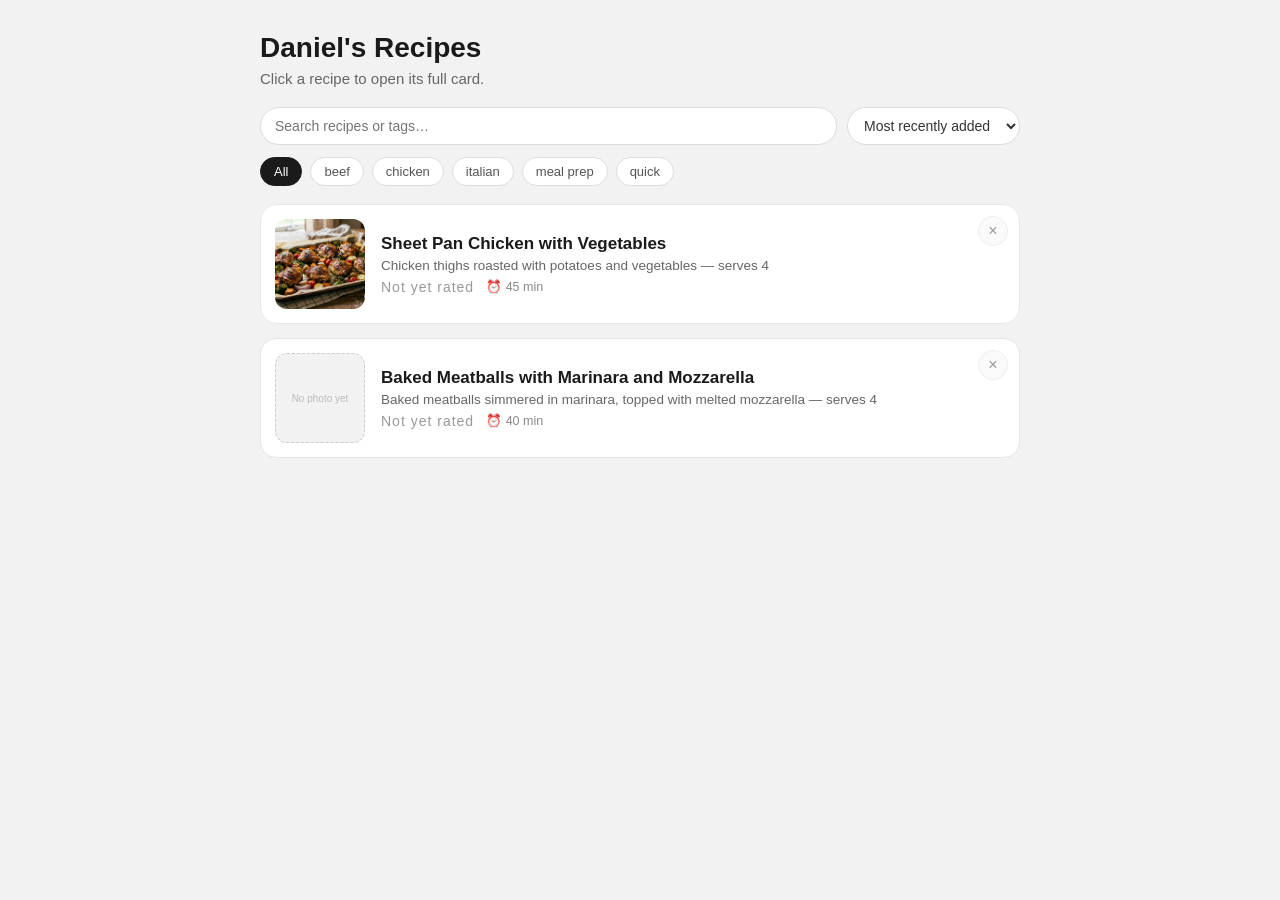
<file: index.html>
<!DOCTYPE html>
<html lang="en">
<head>
<meta charset="UTF-8">
<meta name="viewport" content="width=device-width, initial-scale=1.0">
<title>Daniel's Recipes</title>
<link rel="stylesheet" href="assets/style.css">
<link rel="manifest" href="manifest.json">
<link rel="apple-touch-icon" href="assets/icon-192.png">
<meta name="apple-mobile-web-app-capable" content="yes">
<meta name="apple-mobile-web-app-title" content="Recipes">
<meta name="theme-color" content="#ffffff">
</head>
<body>

<div class="toc-header">
  <h1>Daniel's Recipes</h1>
  <p>Click a recipe to open its full card.</p>
</div>

<div class="hidden-banner" id="hidden-banner"></div>

<div class="toc-controls">
  <input type="text" id="search-box" placeholder="Search recipes or tags&hellip;">
  <select id="sort-select">
    <option value="recent">Most recently added</option>
    <option value="alpha">A&ndash;Z</option>
    <option value="rating">Highest rated</option>
  </select>
</div>
<div class="tag-filters" id="tag-filters"></div>

<div class="recipe-list" id="recipe-list">

  <div class="recipe-tile-wrap" data-slug="sheet-pan-chicken" data-tags="chicken, quick, meal prep" data-added="2026-07-11">
    <a class="recipe-tile" href="recipes/sheet-pan-chicken.html">
      <img src="assets/sheet_pan_hero.png" alt="Sheet Pan Chicken with Vegetables">
      <div class="recipe-tile-body">
        <h2>Sheet Pan Chicken with Vegetables</h2>
        <p>Chicken thighs roasted with potatoes and vegetables &mdash; serves 4</p>
        <div class="tile-meta-row">
          <span class="tile-stars">Not yet rated</span>
          <span class="tile-time">&#9200; 45 min</span>
        </div>
      </div>
    </a>
    <button class="tile-delete" data-title="Sheet Pan Chicken with Vegetables" aria-label="Delete recipe">&times;</button>
  </div>

  <div class="recipe-tile-wrap" data-slug="meatballs-marinara" data-tags="beef, italian, quick" data-added="2026-07-11">
    <a class="recipe-tile" href="recipes/meatballs-marinara.html">
      <div class="tile-photo-placeholder">No photo yet</div>
      <div class="recipe-tile-body">
        <h2>Baked Meatballs with Marinara and Mozzarella</h2>
        <p>Baked meatballs simmered in marinara, topped with melted mozzarella &mdash; serves 4</p>
        <div class="tile-meta-row">
          <span class="tile-stars">Not yet rated</span>
          <span class="tile-time">&#9200; 40 min</span>
        </div>
      </div>
    </a>
    <button class="tile-delete" data-title="Baked Meatballs with Marinara and Mozzarella" aria-label="Delete recipe">&times;</button>
  </div>

  <!-- Add new recipe tiles here, following the same pattern.
       data-tags: comma-separated, lowercase, used for search + filter buttons
       data-added: YYYY-MM-DD, used for "most recently added" sort -->

</div>

<script src="assets/ratings.js"></script>
<script>
  renderTocStars();
  applyHiddenTiles();
  wireDeleteButtons();
  initTocControls();
</script>
</body>
</html>
</file>
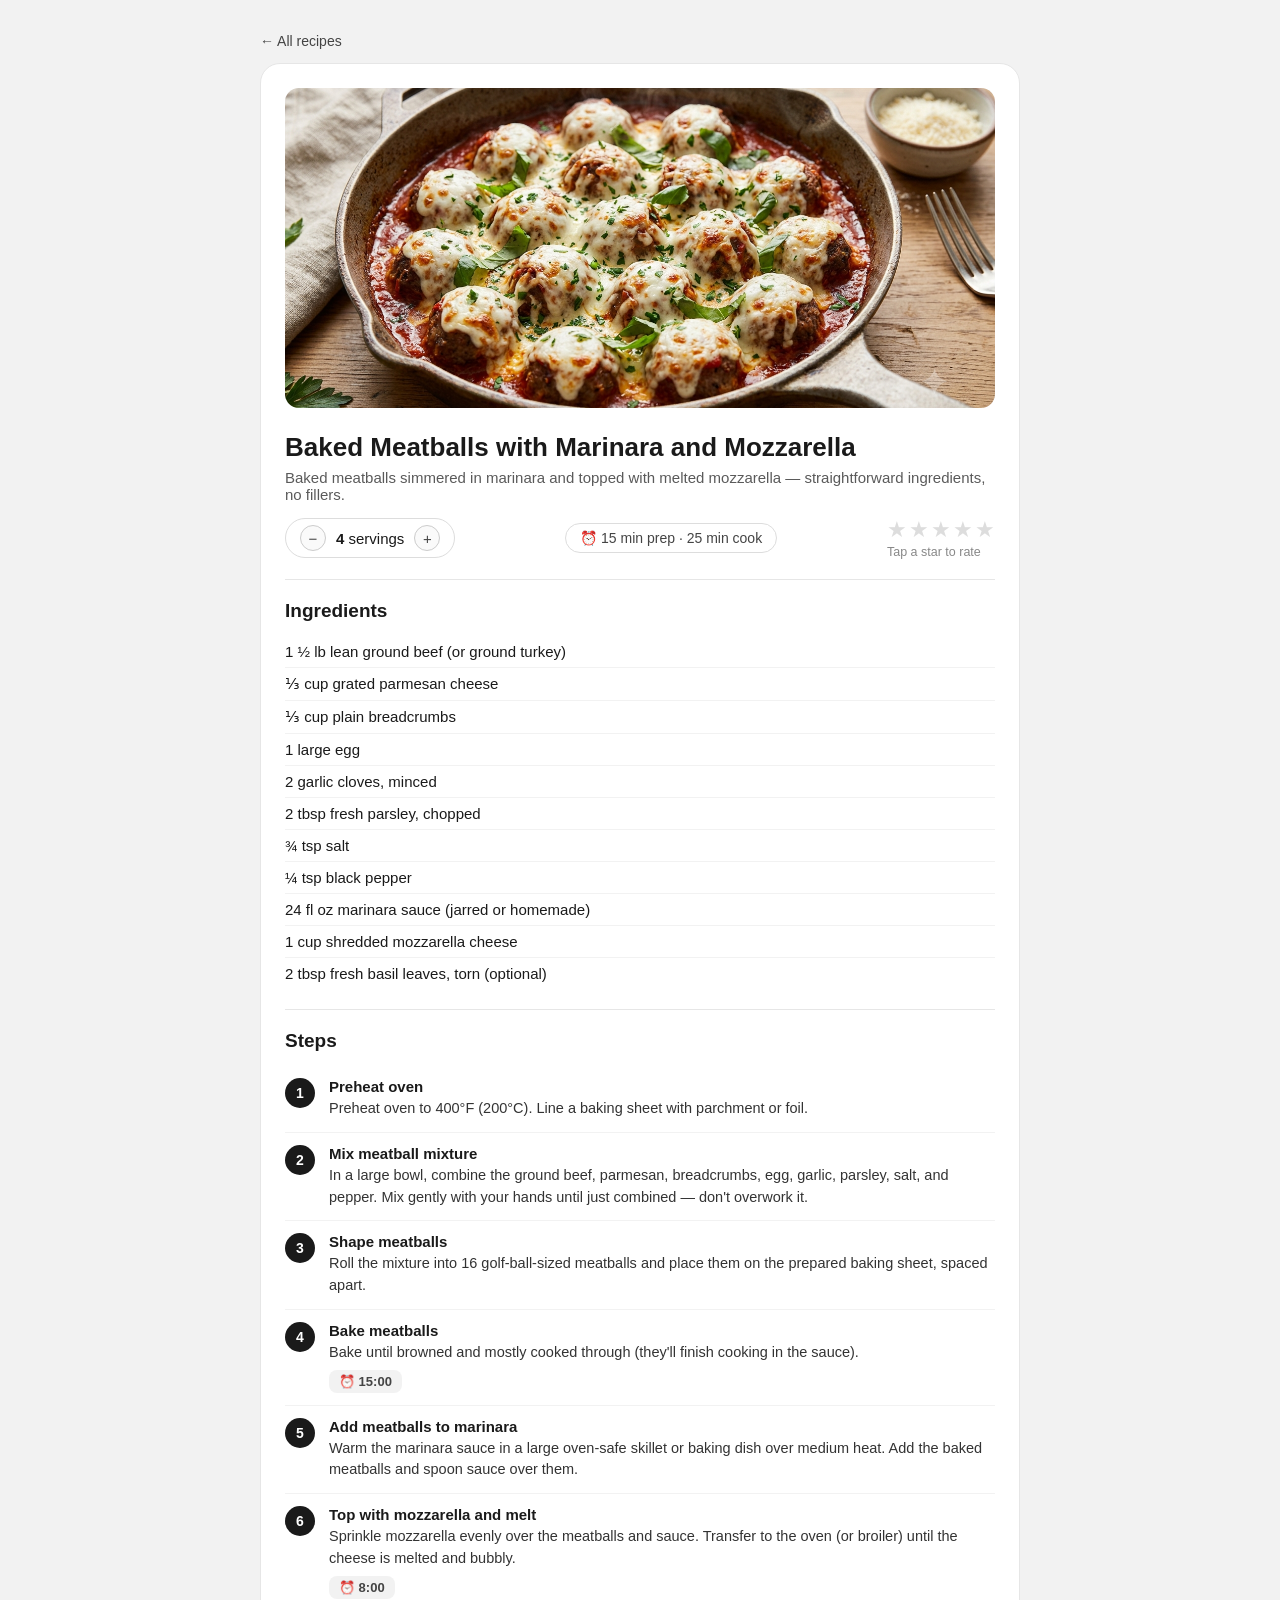
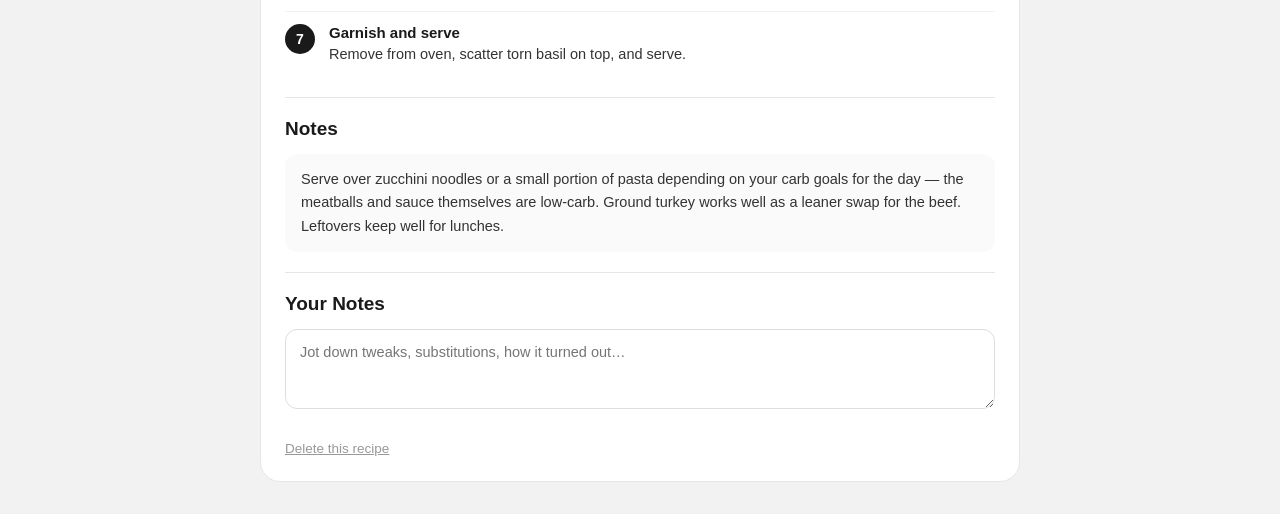
<file: recipes/meatballs-marinara.html>
<!DOCTYPE html>
<html lang="en">
<head>
<meta charset="UTF-8">
<meta name="viewport" content="width=device-width, initial-scale=1.0">
<title>Baked Meatballs with Marinara and Mozzarella</title>
<link rel="stylesheet" href="../assets/style.css">
<link rel="manifest" href="../manifest.json">
<link rel="apple-touch-icon" href="../assets/icon-192.png">
<meta name="apple-mobile-web-app-capable" content="yes">
<meta name="apple-mobile-web-app-title" content="Recipes">
<meta name="theme-color" content="#ffffff">
</head>
<body>

<div class="back-link-wrap">
  <a class="back-link" href="../index.html">&larr; All recipes</a>
</div>

<div class="card">

<div class="photo-strip">
    <img src="../assets/Gemini_Generated_Image_dpelltdpelltdpel.png" alt="meatballs">
  </div>

  <h1 class="recipe-title">Baked Meatballs with Marinara and Mozzarella</h1>
  <p class="subtitle">Baked meatballs simmered in marinara and topped with melted mozzarella &mdash; straightforward ingredients, no fillers.</p>

  <div class="meta-row">
    <div class="servings-pill">
      <div class="servings-btn" id="servings-minus">&minus;</div>
      <span><strong id="servings-count">4</strong> servings</span>
      <div class="servings-btn" id="servings-plus">+</div>
    </div>
    <div class="time-pill">&#9200; 15 min prep &middot; 25 min cook</div>
    <div>
      <div class="star-rating" id="star-rating"></div>
      <div class="rating-label" id="rating-label"></div>
    </div>
  </div>

  <hr>

  <h2 class="section-title">Ingredients</h2>
  <ul class="ingredients">
    <li data-amount="1.5" data-unit="lb" data-name="lean ground beef (or ground turkey)">1.5 lb lean ground beef (or ground turkey)</li>
    <li data-amount="0.33" data-unit="cup" data-name="grated parmesan cheese">0.33 cup grated parmesan cheese</li>
    <li data-amount="0.33" data-unit="cup" data-name="plain breadcrumbs">0.33 cup plain breadcrumbs</li>
    <li data-amount="1" data-unit="" data-name="large egg">1 large egg</li>
    <li data-amount="2" data-unit="" data-name="garlic cloves, minced">2 garlic cloves, minced</li>
    <li data-amount="2" data-unit="tbsp" data-name="fresh parsley, chopped">2 tbsp fresh parsley, chopped</li>
    <li data-amount="0.75" data-unit="tsp" data-name="salt">0.75 tsp salt</li>
    <li data-amount="0.25" data-unit="tsp" data-name="black pepper">0.25 tsp black pepper</li>
    <li data-amount="24" data-unit="fl oz" data-name="marinara sauce (jarred or homemade)">24 fl oz marinara sauce (jarred or homemade)</li>
    <li data-amount="1" data-unit="cup" data-name="shredded mozzarella cheese">1 cup shredded mozzarella cheese</li>
    <li data-amount="2" data-unit="tbsp" data-name="fresh basil leaves, torn (optional)">2 tbsp fresh basil leaves, torn (optional)</li>
  </ul>

  <hr>

  <h2 class="section-title">Steps</h2>
  <ol class="steps">
    <li class="step">
      <div class="step-num">1</div>
      <div class="step-body">
        <strong>Preheat oven</strong>
        <p>Preheat oven to 400&deg;F (200&deg;C). Line a baking sheet with parchment or foil.</p>
      </div>
    </li>
    <li class="step">
      <div class="step-num">2</div>
      <div class="step-body">
        <strong>Mix meatball mixture</strong>
        <p>In a large bowl, combine the ground beef, parmesan, breadcrumbs, egg, garlic, parsley, salt, and pepper. Mix gently with your hands until just combined &mdash; don't overwork it.</p>
      </div>
    </li>
    <li class="step">
      <div class="step-num">3</div>
      <div class="step-body">
        <strong>Shape meatballs</strong>
        <p>Roll the mixture into 16 golf-ball-sized meatballs and place them on the prepared baking sheet, spaced apart.</p>
      </div>
    </li>
    <li class="step">
      <div class="step-num">4</div>
      <div class="step-body">
        <strong>Bake meatballs</strong>
        <p>Bake until browned and mostly cooked through (they'll finish cooking in the sauce).</p>
        <span class="timer-chip">&#9200; 15:00</span>
      </div>
    </li>
    <li class="step">
      <div class="step-num">5</div>
      <div class="step-body">
        <strong>Add meatballs to marinara</strong>
        <p>Warm the marinara sauce in a large oven-safe skillet or baking dish over medium heat. Add the baked meatballs and spoon sauce over them.</p>
      </div>
    </li>
    <li class="step">
      <div class="step-num">6</div>
      <div class="step-body">
        <strong>Top with mozzarella and melt</strong>
        <p>Sprinkle mozzarella evenly over the meatballs and sauce. Transfer to the oven (or broiler) until the cheese is melted and bubbly.</p>
        <span class="timer-chip">&#9200; 8:00</span>
      </div>
    </li>
    <li class="step">
      <div class="step-num">7</div>
      <div class="step-body">
        <strong>Garnish and serve</strong>
        <p>Remove from oven, scatter torn basil on top, and serve.</p>
      </div>
    </li>
  </ol>

  <hr>

  <h2 class="section-title">Notes</h2>
  <div class="notes">
    Serve over zucchini noodles or a small portion of pasta depending on your carb goals for the day &mdash; the meatballs and sauce themselves are low-carb. Ground turkey works well as a leaner swap for the beef. Leftovers keep well for lunches.
  </div>

  <hr>

  <h2 class="section-title">Your Notes</h2>
  <textarea class="notes-field" id="personal-notes" placeholder="Jot down tweaks, substitutions, how it turned out&hellip;"></textarea>
  <div class="notes-status" id="notes-status"></div>

  <span class="delete-recipe-link"
        onclick="confirmDeleteFromRecipe('meatballs-marinara', 'Baked Meatballs with Marinara and Mozzarella', '../index.html')">
    Delete this recipe
  </span>

</div>

<script src="../assets/ratings.js"></script>
<script>
  initStarRating('meatballs-marinara');
  initServings(4);
  initPersonalNotes('meatballs-marinara');
</script>
</body>
</html>
</file>
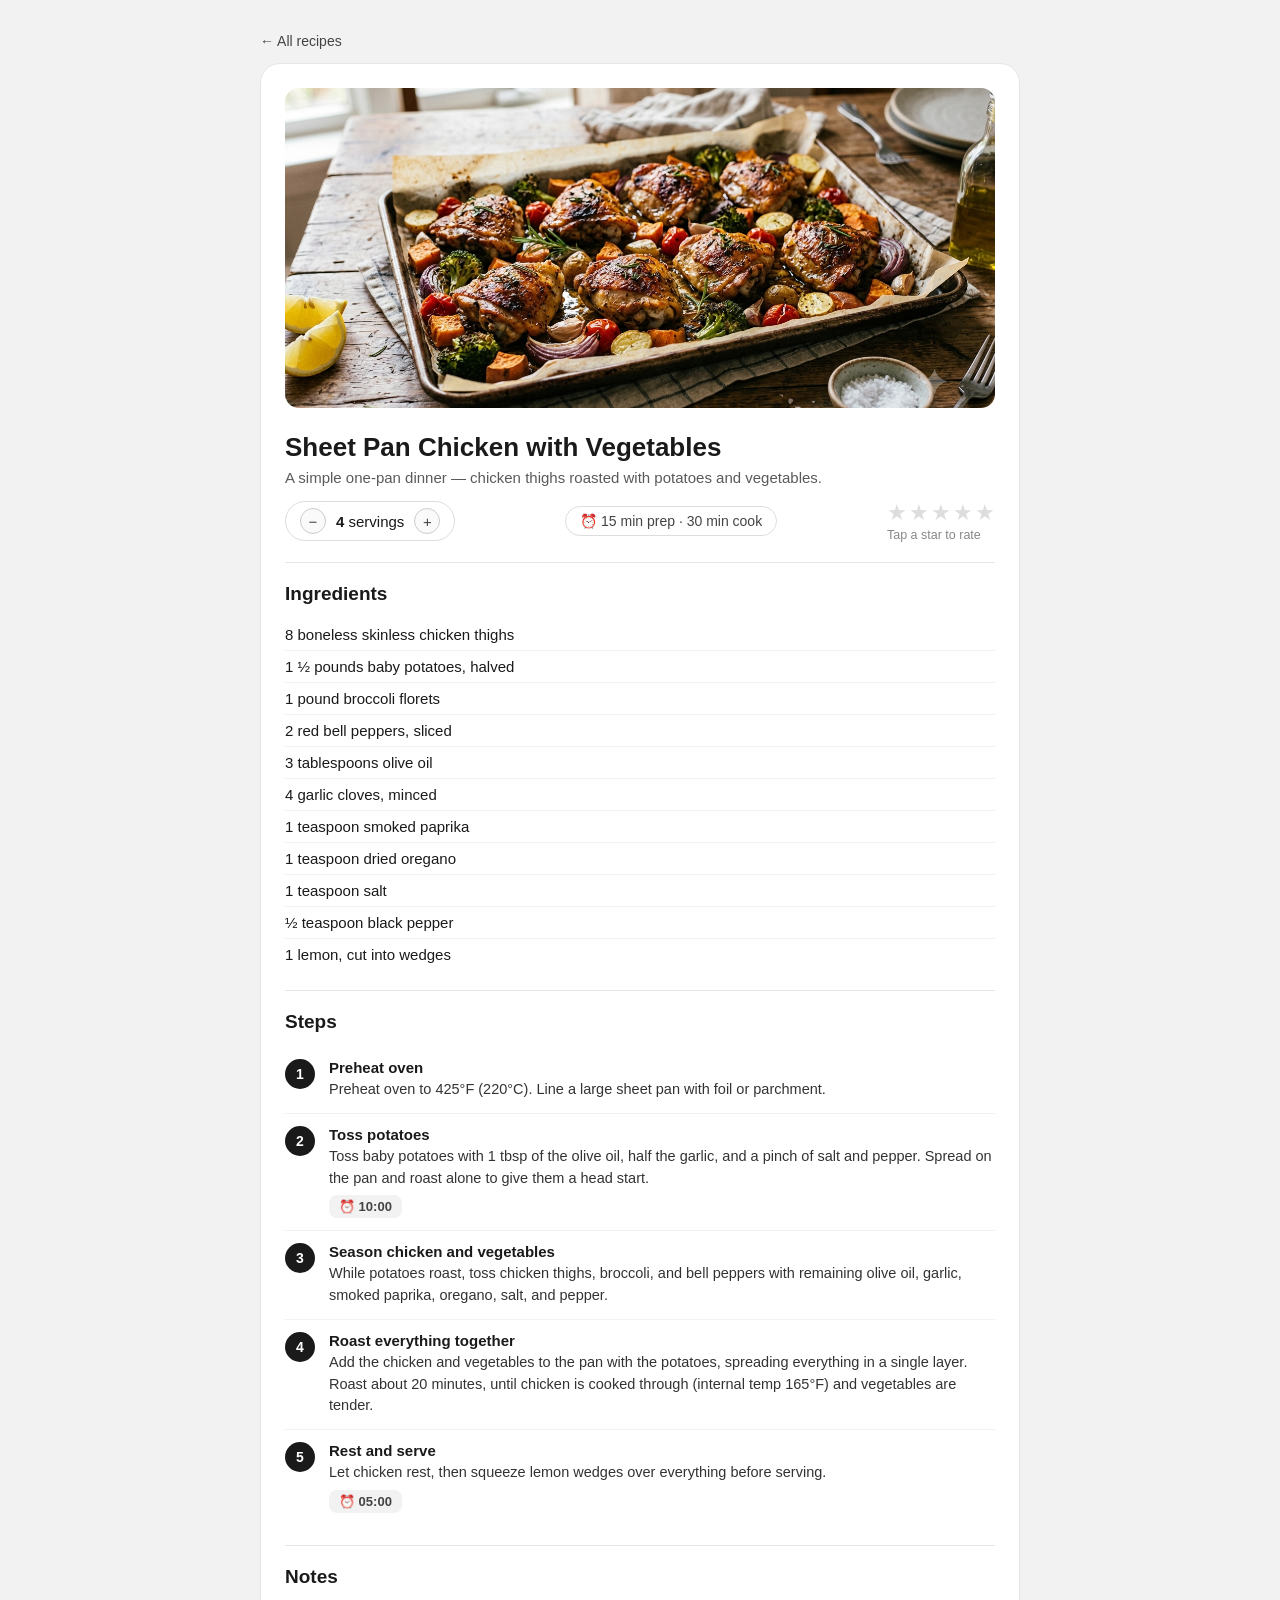
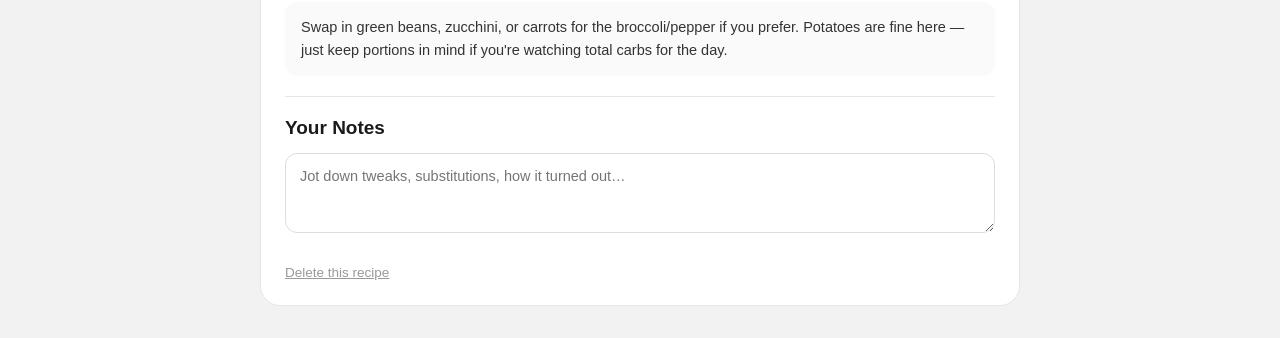
<file: recipes/sheet-pan-chicken.html>
<!DOCTYPE html>
<html lang="en">
<head>
<meta charset="UTF-8">
<meta name="viewport" content="width=device-width, initial-scale=1.0">
<title>Sheet Pan Chicken with Vegetables</title>
<link rel="stylesheet" href="../assets/style.css">
<link rel="manifest" href="../manifest.json">
<link rel="apple-touch-icon" href="../assets/icon-192.png">
<meta name="apple-mobile-web-app-capable" content="yes">
<meta name="apple-mobile-web-app-title" content="Recipes">
<meta name="theme-color" content="#ffffff">
</head>
<body>

<div class="back-link-wrap">
  <a class="back-link" href="../index.html">&larr; All recipes</a>
</div>

<div class="card">

  <div class="photo-strip">
    <img src="../assets/sheet_pan_hero.png" alt="Sheet pan chicken with roasted vegetables">
  </div>

  <h1 class="recipe-title">Sheet Pan Chicken with Vegetables</h1>
  <p class="subtitle">A simple one-pan dinner &mdash; chicken thighs roasted with potatoes and vegetables.</p>

  <div class="meta-row">
    <div class="servings-pill">
      <div class="servings-btn" id="servings-minus">&minus;</div>
      <span><strong id="servings-count">4</strong> servings</span>
      <div class="servings-btn" id="servings-plus">+</div>
    </div>
    <div class="time-pill">&#9200; 15 min prep &middot; 30 min cook</div>
    <div>
      <div class="star-rating" id="star-rating"></div>
      <div class="rating-label" id="rating-label"></div>
    </div>
  </div>

  <hr>

  <h2 class="section-title">Ingredients</h2>
  <ul class="ingredients">
    <li data-amount="8" data-unit="" data-name="boneless skinless chicken thighs">8 boneless skinless chicken thighs</li>
    <li data-amount="1.5" data-unit="pounds" data-name="baby potatoes, halved">1.5 pounds baby potatoes, halved</li>
    <li data-amount="1" data-unit="pound" data-name="broccoli florets">1 pound broccoli florets</li>
    <li data-amount="2" data-unit="" data-name="red bell peppers, sliced">2 red bell peppers, sliced</li>
    <li data-amount="3" data-unit="tablespoons" data-name="olive oil">3 tablespoons olive oil</li>
    <li data-amount="4" data-unit="" data-name="garlic cloves, minced">4 garlic cloves, minced</li>
    <li data-amount="1" data-unit="teaspoon" data-name="smoked paprika">1 teaspoon smoked paprika</li>
    <li data-amount="1" data-unit="teaspoon" data-name="dried oregano">1 teaspoon dried oregano</li>
    <li data-amount="1" data-unit="teaspoon" data-name="salt">1 teaspoon salt</li>
    <li data-amount="0.5" data-unit="teaspoon" data-name="black pepper">0.5 teaspoon black pepper</li>
    <li data-amount="1" data-unit="" data-name="lemon, cut into wedges">1 lemon, cut into wedges</li>
  </ul>

  <hr>

  <h2 class="section-title">Steps</h2>
  <ol class="steps">
    <li class="step">
      <div class="step-num">1</div>
      <div class="step-body">
        <strong>Preheat oven</strong>
        <p>Preheat oven to 425&deg;F (220&deg;C). Line a large sheet pan with foil or parchment.</p>
      </div>
    </li>
    <li class="step">
      <div class="step-num">2</div>
      <div class="step-body">
        <strong>Toss potatoes</strong>
        <p>Toss baby potatoes with 1 tbsp of the olive oil, half the garlic, and a pinch of salt and pepper. Spread on the pan and roast alone to give them a head start.</p>
        <span class="timer-chip">&#9200; 10:00</span>
      </div>
    </li>
    <li class="step">
      <div class="step-num">3</div>
      <div class="step-body">
        <strong>Season chicken and vegetables</strong>
        <p>While potatoes roast, toss chicken thighs, broccoli, and bell peppers with remaining olive oil, garlic, smoked paprika, oregano, salt, and pepper.</p>
      </div>
    </li>
    <li class="step">
      <div class="step-num">4</div>
      <div class="step-body">
        <strong>Roast everything together</strong>
        <p>Add the chicken and vegetables to the pan with the potatoes, spreading everything in a single layer. Roast about 20 minutes, until chicken is cooked through (internal temp 165&deg;F) and vegetables are tender.</p>
      </div>
    </li>
    <li class="step">
      <div class="step-num">5</div>
      <div class="step-body">
        <strong>Rest and serve</strong>
        <p>Let chicken rest, then squeeze lemon wedges over everything before serving.</p>
        <span class="timer-chip">&#9200; 05:00</span>
      </div>
    </li>
  </ol>

  <hr>

  <h2 class="section-title">Notes</h2>
  <div class="notes">
    Swap in green beans, zucchini, or carrots for the broccoli/pepper if you prefer. Potatoes are fine here &mdash; just keep portions in mind if you're watching total carbs for the day.
  </div>

  <hr>

  <h2 class="section-title">Your Notes</h2>
  <textarea class="notes-field" id="personal-notes" placeholder="Jot down tweaks, substitutions, how it turned out&hellip;"></textarea>
  <div class="notes-status" id="notes-status"></div>

  <span class="delete-recipe-link"
        onclick="confirmDeleteFromRecipe('sheet-pan-chicken', 'Sheet Pan Chicken with Vegetables', '../index.html')">
    Delete this recipe
  </span>

</div>

<script src="../assets/ratings.js"></script>
<script>
  initStarRating('sheet-pan-chicken');
  initServings(4);
  initPersonalNotes('sheet-pan-chicken');
</script>
</body>
</html>
</file>
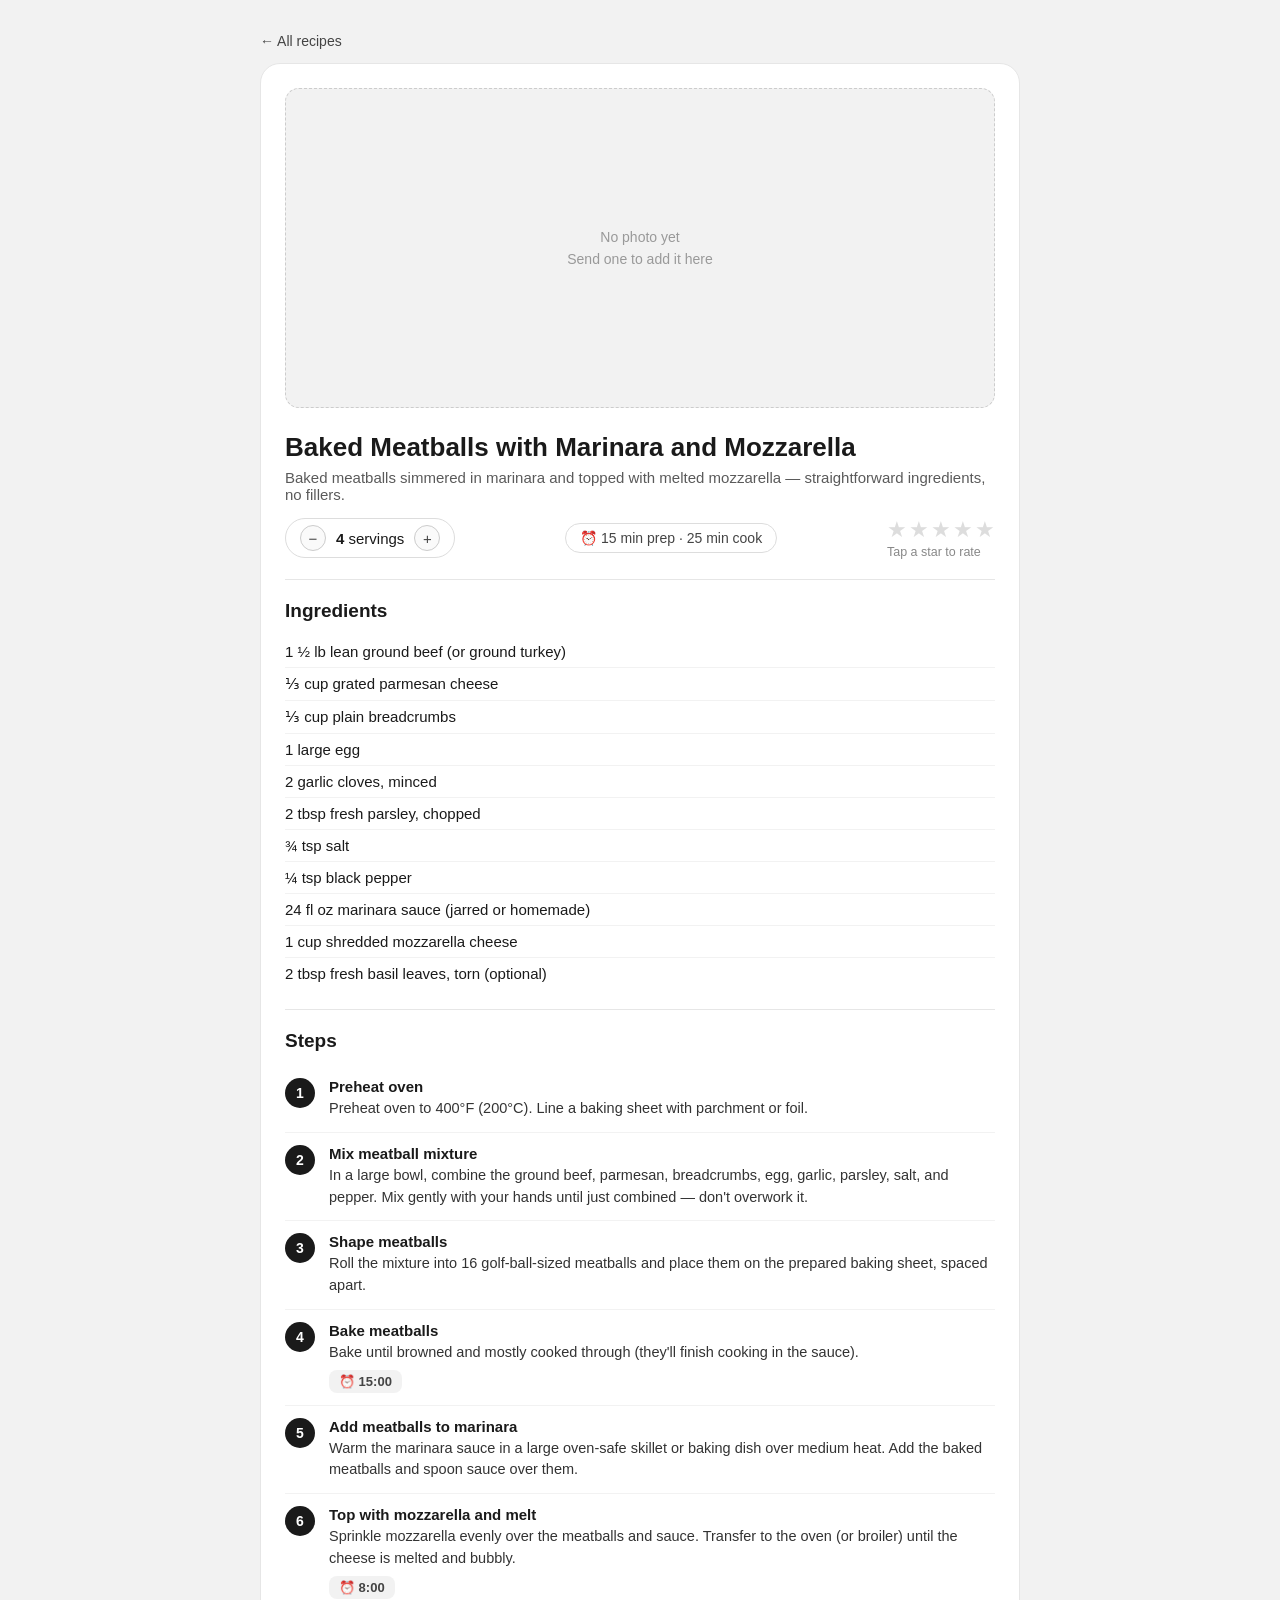
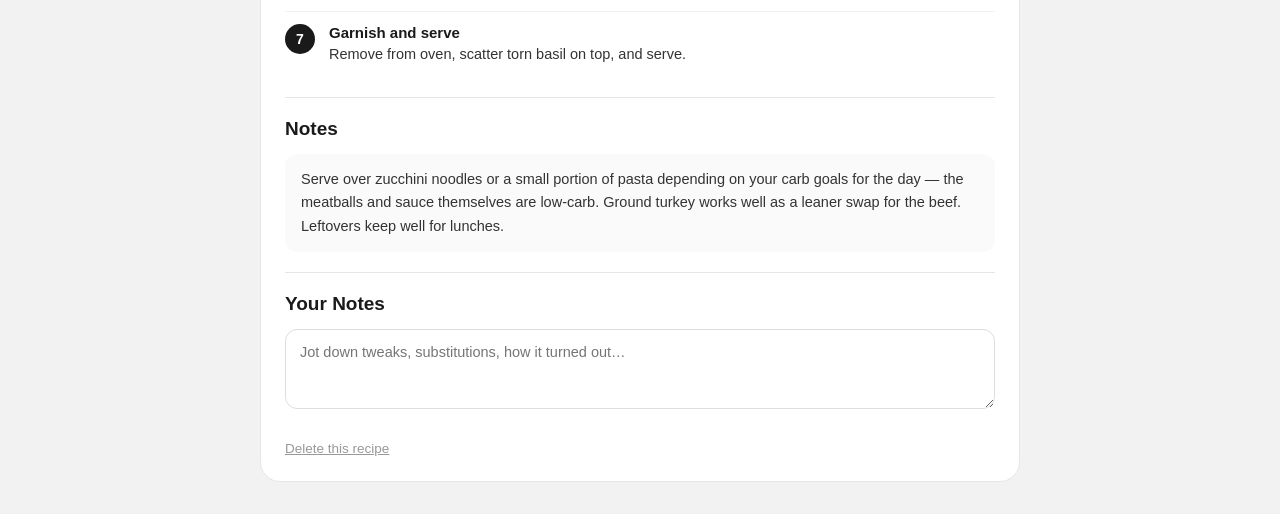
<file: recipe-site/recipes/meatballs-marinara.html>
<!DOCTYPE html>
<html lang="en">
<head>
<meta charset="UTF-8">
<meta name="viewport" content="width=device-width, initial-scale=1.0">
<title>Baked Meatballs with Marinara and Mozzarella</title>
<link rel="stylesheet" href="../assets/style.css">
<link rel="manifest" href="../manifest.json">
<link rel="apple-touch-icon" href="../assets/icon-192.png">
<meta name="apple-mobile-web-app-capable" content="yes">
<meta name="apple-mobile-web-app-title" content="Recipes">
<meta name="theme-color" content="#ffffff">
</head>
<body>

<div class="back-link-wrap">
  <a class="back-link" href="../index.html">&larr; All recipes</a>
</div>

<div class="card">

  <div class="photo-placeholder">
    <span>No photo yet</span>
    <span>Send one to add it here</span>
  </div>

  <h1 class="recipe-title">Baked Meatballs with Marinara and Mozzarella</h1>
  <p class="subtitle">Baked meatballs simmered in marinara and topped with melted mozzarella &mdash; straightforward ingredients, no fillers.</p>

  <div class="meta-row">
    <div class="servings-pill">
      <div class="servings-btn" id="servings-minus">&minus;</div>
      <span><strong id="servings-count">4</strong> servings</span>
      <div class="servings-btn" id="servings-plus">+</div>
    </div>
    <div class="time-pill">&#9200; 15 min prep &middot; 25 min cook</div>
    <div>
      <div class="star-rating" id="star-rating"></div>
      <div class="rating-label" id="rating-label"></div>
    </div>
  </div>

  <hr>

  <h2 class="section-title">Ingredients</h2>
  <ul class="ingredients">
    <li data-amount="1.5" data-unit="lb" data-name="lean ground beef (or ground turkey)">1.5 lb lean ground beef (or ground turkey)</li>
    <li data-amount="0.33" data-unit="cup" data-name="grated parmesan cheese">0.33 cup grated parmesan cheese</li>
    <li data-amount="0.33" data-unit="cup" data-name="plain breadcrumbs">0.33 cup plain breadcrumbs</li>
    <li data-amount="1" data-unit="" data-name="large egg">1 large egg</li>
    <li data-amount="2" data-unit="" data-name="garlic cloves, minced">2 garlic cloves, minced</li>
    <li data-amount="2" data-unit="tbsp" data-name="fresh parsley, chopped">2 tbsp fresh parsley, chopped</li>
    <li data-amount="0.75" data-unit="tsp" data-name="salt">0.75 tsp salt</li>
    <li data-amount="0.25" data-unit="tsp" data-name="black pepper">0.25 tsp black pepper</li>
    <li data-amount="24" data-unit="fl oz" data-name="marinara sauce (jarred or homemade)">24 fl oz marinara sauce (jarred or homemade)</li>
    <li data-amount="1" data-unit="cup" data-name="shredded mozzarella cheese">1 cup shredded mozzarella cheese</li>
    <li data-amount="2" data-unit="tbsp" data-name="fresh basil leaves, torn (optional)">2 tbsp fresh basil leaves, torn (optional)</li>
  </ul>

  <hr>

  <h2 class="section-title">Steps</h2>
  <ol class="steps">
    <li class="step">
      <div class="step-num">1</div>
      <div class="step-body">
        <strong>Preheat oven</strong>
        <p>Preheat oven to 400&deg;F (200&deg;C). Line a baking sheet with parchment or foil.</p>
      </div>
    </li>
    <li class="step">
      <div class="step-num">2</div>
      <div class="step-body">
        <strong>Mix meatball mixture</strong>
        <p>In a large bowl, combine the ground beef, parmesan, breadcrumbs, egg, garlic, parsley, salt, and pepper. Mix gently with your hands until just combined &mdash; don't overwork it.</p>
      </div>
    </li>
    <li class="step">
      <div class="step-num">3</div>
      <div class="step-body">
        <strong>Shape meatballs</strong>
        <p>Roll the mixture into 16 golf-ball-sized meatballs and place them on the prepared baking sheet, spaced apart.</p>
      </div>
    </li>
    <li class="step">
      <div class="step-num">4</div>
      <div class="step-body">
        <strong>Bake meatballs</strong>
        <p>Bake until browned and mostly cooked through (they'll finish cooking in the sauce).</p>
        <span class="timer-chip">&#9200; 15:00</span>
      </div>
    </li>
    <li class="step">
      <div class="step-num">5</div>
      <div class="step-body">
        <strong>Add meatballs to marinara</strong>
        <p>Warm the marinara sauce in a large oven-safe skillet or baking dish over medium heat. Add the baked meatballs and spoon sauce over them.</p>
      </div>
    </li>
    <li class="step">
      <div class="step-num">6</div>
      <div class="step-body">
        <strong>Top with mozzarella and melt</strong>
        <p>Sprinkle mozzarella evenly over the meatballs and sauce. Transfer to the oven (or broiler) until the cheese is melted and bubbly.</p>
        <span class="timer-chip">&#9200; 8:00</span>
      </div>
    </li>
    <li class="step">
      <div class="step-num">7</div>
      <div class="step-body">
        <strong>Garnish and serve</strong>
        <p>Remove from oven, scatter torn basil on top, and serve.</p>
      </div>
    </li>
  </ol>

  <hr>

  <h2 class="section-title">Notes</h2>
  <div class="notes">
    Serve over zucchini noodles or a small portion of pasta depending on your carb goals for the day &mdash; the meatballs and sauce themselves are low-carb. Ground turkey works well as a leaner swap for the beef. Leftovers keep well for lunches.
  </div>

  <hr>

  <h2 class="section-title">Your Notes</h2>
  <textarea class="notes-field" id="personal-notes" placeholder="Jot down tweaks, substitutions, how it turned out&hellip;"></textarea>
  <div class="notes-status" id="notes-status"></div>

  <span class="delete-recipe-link"
        onclick="confirmDeleteFromRecipe('meatballs-marinara', 'Baked Meatballs with Marinara and Mozzarella', '../index.html')">
    Delete this recipe
  </span>

</div>

<script src="../assets/ratings.js"></script>
<script>
  initStarRating('meatballs-marinara');
  initServings(4);
  initPersonalNotes('meatballs-marinara');
</script>
</body>
</html>
</file>
<file: assets/style.css>
* { box-sizing: border-box; }
html { -webkit-text-size-adjust: 100%; }
body {
  margin: 0;
  padding: 32px 16px;
  background: #f2f2f2;
  font-family: -apple-system, BlinkMacSystemFont, "Segoe UI", Helvetica, Arial, sans-serif;
  color: #1a1a1a;
}
.card {
  max-width: 760px;
  margin: 0 auto;
  background: #ffffff;
  border-radius: 20px;
  border: 1px solid #e6e6e6;
  padding: 24px;
}

/* ---------- Table of contents ---------- */
.toc-header {
  max-width: 760px;
  margin: 0 auto 20px auto;
}
.toc-header h1 {
  font-size: 28px;
  margin: 0 0 6px 0;
}
.toc-header p {
  color: #666;
  margin: 0;
  font-size: 15px;
}
.recipe-list {
  max-width: 760px;
  margin: 0 auto;
  display: grid;
  gap: 14px;
}
.recipe-tile-wrap {
  position: relative;
}
.recipe-tile {
  display: flex;
  align-items: center;
  gap: 16px;
  background: #fff;
  border: 1px solid #e6e6e6;
  border-radius: 16px;
  padding: 14px 50px 14px 14px;
  text-decoration: none;
  color: inherit;
  transition: box-shadow 0.15s ease, transform 0.15s ease;
}
.recipe-tile:hover {
  box-shadow: 0 4px 14px rgba(0,0,0,0.08);
  transform: translateY(-1px);
}
.recipe-tile img {
  width: 90px;
  height: 90px;
  object-fit: cover;
  border-radius: 12px;
  flex-shrink: 0;
  background: #eee;
}
.recipe-tile-body { flex: 1; min-width: 0; }
.recipe-tile-body h2 {
  font-size: 17px;
  margin: 0 0 4px 0;
}
.recipe-tile-body p {
  font-size: 13.5px;
  color: #666;
  margin: 0 0 6px 0;
  overflow: hidden;
  text-overflow: ellipsis;
  white-space: nowrap;
}
.tile-meta-row {
  display: flex;
  align-items: center;
  gap: 12px;
}
.tile-stars {
  font-size: 14px;
  color: #d9a441;
  letter-spacing: 1px;
}
.tile-time {
  font-size: 12.5px;
  color: #888;
}

/* Search / sort / tag filter controls */
.toc-controls {
  max-width: 760px;
  margin: 0 auto 12px auto;
  display: flex;
  gap: 10px;
  flex-wrap: wrap;
}
#search-box {
  flex: 1;
  min-width: 180px;
  font-size: 14px;
  padding: 9px 14px;
  border-radius: 999px;
  border: 1px solid #ddd;
  background: #fff;
  outline: none;
}
#search-box:focus { border-color: #bbb; }
#sort-select {
  font-size: 14px;
  padding: 9px 12px;
  border-radius: 999px;
  border: 1px solid #ddd;
  background: #fff;
  color: #333;
}
.tag-filters {
  max-width: 760px;
  margin: 0 auto 18px auto;
  display: flex;
  gap: 8px;
  flex-wrap: wrap;
}
.tag-btn {
  font-size: 13px;
  padding: 6px 13px;
  border-radius: 999px;
  border: 1px solid #ddd;
  background: #fff;
  color: #555;
  cursor: pointer;
}
.tag-btn.active {
  background: #1a1a1a;
  border-color: #1a1a1a;
  color: #fff;
}
.tile-delete {
  position: absolute;
  top: 12px;
  right: 12px;
  z-index: 2;
  width: 30px; height: 30px;
  border-radius: 50%;
  border: 1px solid #eee;
  background: #fafafa;
  color: #999;
  font-size: 16px;
  display: flex; align-items: center; justify-content: center;
  cursor: pointer;
}
.tile-delete:hover { background: #fdecea; border-color: #f3c8c3; color: #c0392b; }
.hidden-banner {
  display: none;
  max-width: 760px;
  margin: 0 auto 14px auto;
  font-size: 13.5px;
  color: #777;
}
.hidden-banner a { color: #444; }
.delete-recipe-link {
  display: inline-block;
  margin-top: 6px;
  font-size: 13.5px;
  color: #999;
  cursor: pointer;
  text-decoration: underline;
}
.delete-recipe-link:hover { color: #c0392b; }

/* ---------- Recipe card ---------- */
.back-link {
  display: inline-flex;
  align-items: center;
  gap: 6px;
  max-width: 760px;
  margin: 0 auto 14px auto;
  font-size: 14px;
  color: #444;
  text-decoration: none;
}
.back-link-wrap {
  max-width: 760px;
  margin: 0 auto;
}
.back-link:hover { text-decoration: underline; }

.photo-strip {
  border-radius: 14px;
  overflow: hidden;
  margin-bottom: 24px;
}
.photo-strip img { display: block; width: 100%; height: 320px; object-fit: cover; }
.photo-placeholder {
  display: flex;
  align-items: center;
  justify-content: center;
  flex-direction: column;
  gap: 10px;
  height: 320px;
  background: #f2f2f2;
  border: 1.5px dashed #ccc;
  border-radius: 14px;
  color: #999;
  font-size: 14px;
  margin-bottom: 24px;
  text-align: center;
}
.find-photo-btn {
  font-size: 13.5px;
  padding: 8px 16px;
  border-radius: 999px;
  border: 1px solid #ccc;
  background: #fff;
  color: #444;
  cursor: pointer;
}
.find-photo-btn:hover { background: #f7f7f7; border-color: #bbb; }
.tile-photo-placeholder {
  width: 90px; height: 90px;
  border-radius: 12px;
  flex-shrink: 0;
  background: #f2f2f2;
  border: 1.5px dashed #ccc;
  display: flex; align-items: center; justify-content: center;
  color: #bbb;
  font-size: 10px;
  text-align: center;
  line-height: 1.3;
}

h1.recipe-title {
  font-size: 26px;
  margin: 0 0 6px 0;
  font-weight: 700;
}
.subtitle {
  color: #5A5A5A;
  font-size: 15px;
  margin: 0 0 14px 0;
}

.meta-row {
  display: flex;
  align-items: center;
  justify-content: space-between;
  flex-wrap: wrap;
  gap: 10px;
  margin-bottom: 16px;
}
.servings-pill {
  display: flex;
  align-items: center;
  gap: 10px;
  border: 1px solid #ddd;
  border-radius: 999px;
  padding: 6px 14px;
  font-size: 15px;
}
.servings-btn {
  width: 26px; height: 26px;
  border-radius: 50%;
  border: 1px solid #ccc;
  background: #fafafa;
  display: flex; align-items: center; justify-content: center;
  font-size: 15px;
  color: #444;
  cursor: pointer;
  user-select: none;
}
.servings-btn:hover { background: #eee; }
.servings-btn.disabled,
.servings-btn[disabled] { opacity: 0.4; cursor: default; pointer-events: none; }

/* Star rating widget */
.star-rating {
  display: inline-flex;
  gap: 2px;
  font-size: 22px;
  cursor: pointer;
  user-select: none;
}
.star-rating .star { color: #ddd; transition: color 0.1s ease; }
.star-rating .star.filled { color: #d9a441; }
.star-rating .star:hover { transform: scale(1.05); }
.rating-label {
  font-size: 12.5px;
  color: #888;
  margin-top: 2px;
}

hr { border: none; border-top: 1px solid #e6e6e6; margin: 20px 0; }

h2.section-title { font-size: 19px; margin: 0 0 14px 0; font-weight: 700; }

.ingredients { list-style: none; padding: 0; margin: 0; }
.ingredients li { font-size: 15px; padding: 7px 0; border-bottom: 1px solid #f2f2f2; }
.ingredients li:last-child { border-bottom: none; }

.steps { list-style: none; padding: 0; margin: 0; }
.step { display: flex; gap: 14px; padding: 12px 0; border-bottom: 1px solid #f2f2f2; }
.step:last-child { border-bottom: none; }
.step-num {
  flex: 0 0 30px; width: 30px; height: 30px;
  border-radius: 50%;
  background: #1a1a1a;
  color: #fff;
  display: flex; align-items: center; justify-content: center;
  font-size: 14px; font-weight: 700;
}
.step-body strong { display: block; font-size: 15px; margin-bottom: 3px; }
.step-body p { margin: 0; font-size: 14.5px; line-height: 1.5; color: #333; }
.timer-chip {
  display: inline-flex; align-items: center; gap: 6px; margin-top: 6px;
  background: #f2f2f2; border-radius: 8px; padding: 4px 10px;
  font-size: 13px; font-weight: 600; color: #444;
}

.notes {
  font-size: 14.5px; line-height: 1.6; color: #333;
  background: #fafafa; border-radius: 12px; padding: 14px 16px;
}

.time-pill {
  display: flex;
  align-items: center;
  gap: 6px;
  border: 1px solid #ddd;
  border-radius: 999px;
  padding: 6px 14px;
  font-size: 14px;
  color: #444;
}

.notes-field {
  width: 100%;
  min-height: 80px;
  font-family: inherit;
  font-size: 14.5px;
  line-height: 1.5;
  padding: 12px 14px;
  border-radius: 12px;
  border: 1px solid #ddd;
  resize: vertical;
  outline: none;
  box-sizing: border-box;
}
.notes-field:focus { border-color: #bbb; }
.notes-status {
  font-size: 12.5px;
  color: #999;
  margin-top: 6px;
  min-height: 16px;
}

/* ---------- Print ---------- */
@media print {
  body { background: #fff; padding: 0; }
  .toc-controls, .tag-filters, .hidden-banner,
  .tile-delete, .back-link-wrap, .delete-recipe-link,
  .star-rating, .rating-label, .notes-field, .notes-status,
  .servings-btn, .photo-strip {
    display: none !important;
  }
  .card, .recipe-tile-wrap {
    box-shadow: none;
    border: none;
    padding: 0;
  }
  .meta-row { justify-content: flex-start; gap: 20px; }
}

/* ---------- Mobile ---------- */
@media (max-width: 600px) {
  body { padding: 20px 12px; }

  .toc-header h1 { font-size: 23px; }
  .toc-header p { font-size: 14px; }

  .recipe-tile { padding: 10px 44px 10px 10px; gap: 12px; border-radius: 14px; }
  .recipe-tile img { width: 64px; height: 64px; border-radius: 10px; }
  .recipe-tile-body h2 { font-size: 15px; }
  .recipe-tile-body p { font-size: 12.5px; white-space: normal; }
  .tile-stars { font-size: 13px; }
  .tile-delete { width: 34px; height: 34px; font-size: 18px; top: 8px; right: 8px; }

  .card { padding: 16px; border-radius: 16px; }
  .photo-strip img { height: 200px; }
  h1.recipe-title { font-size: 21px; }
  .subtitle { font-size: 14px; }

  .meta-row { flex-direction: column; align-items: flex-start; }
  .star-rating { font-size: 26px; } /* bigger tap targets on touch */

  h2.section-title { font-size: 17px; }
  .ingredients li { font-size: 14.5px; }
  .step-body strong { font-size: 14.5px; }
  .step-body p { font-size: 14px; }

  .toc-controls { flex-direction: column; }
  #search-box, #sort-select { width: 100%; }
  .tag-btn { font-size: 12.5px; padding: 5px 11px; }
  .time-pill { font-size: 13px; padding: 6px 12px; }
}
</file>
<file: recipe-site/assets/style.css>
* { box-sizing: border-box; }
html { -webkit-text-size-adjust: 100%; }
body {
  margin: 0;
  padding: 32px 16px;
  background: #f2f2f2;
  font-family: -apple-system, BlinkMacSystemFont, "Segoe UI", Helvetica, Arial, sans-serif;
  color: #1a1a1a;
}
.card {
  max-width: 760px;
  margin: 0 auto;
  background: #ffffff;
  border-radius: 20px;
  border: 1px solid #e6e6e6;
  padding: 24px;
}

/* ---------- Table of contents ---------- */
.toc-header {
  max-width: 760px;
  margin: 0 auto 20px auto;
}
.toc-header h1 {
  font-size: 28px;
  margin: 0 0 6px 0;
}
.toc-header p {
  color: #666;
  margin: 0;
  font-size: 15px;
}
.recipe-list {
  max-width: 760px;
  margin: 0 auto;
  display: grid;
  gap: 14px;
}
.recipe-tile-wrap {
  position: relative;
}
.recipe-tile {
  display: flex;
  align-items: center;
  gap: 16px;
  background: #fff;
  border: 1px solid #e6e6e6;
  border-radius: 16px;
  padding: 14px 50px 14px 14px;
  text-decoration: none;
  color: inherit;
  transition: box-shadow 0.15s ease, transform 0.15s ease;
}
.recipe-tile:hover {
  box-shadow: 0 4px 14px rgba(0,0,0,0.08);
  transform: translateY(-1px);
}
.recipe-tile img {
  width: 90px;
  height: 90px;
  object-fit: cover;
  border-radius: 12px;
  flex-shrink: 0;
  background: #eee;
}
.recipe-tile-body { flex: 1; min-width: 0; }
.recipe-tile-body h2 {
  font-size: 17px;
  margin: 0 0 4px 0;
}
.recipe-tile-body p {
  font-size: 13.5px;
  color: #666;
  margin: 0 0 6px 0;
  overflow: hidden;
  text-overflow: ellipsis;
  white-space: nowrap;
}
.tile-meta-row {
  display: flex;
  align-items: center;
  gap: 12px;
}
.tile-stars {
  font-size: 14px;
  color: #d9a441;
  letter-spacing: 1px;
}
.tile-time {
  font-size: 12.5px;
  color: #888;
}

/* Search / sort / tag filter controls */
.toc-controls {
  max-width: 760px;
  margin: 0 auto 12px auto;
  display: flex;
  gap: 10px;
  flex-wrap: wrap;
}
#search-box {
  flex: 1;
  min-width: 180px;
  font-size: 14px;
  padding: 9px 14px;
  border-radius: 999px;
  border: 1px solid #ddd;
  background: #fff;
  outline: none;
}
#search-box:focus { border-color: #bbb; }
#sort-select {
  font-size: 14px;
  padding: 9px 12px;
  border-radius: 999px;
  border: 1px solid #ddd;
  background: #fff;
  color: #333;
}
.tag-filters {
  max-width: 760px;
  margin: 0 auto 18px auto;
  display: flex;
  gap: 8px;
  flex-wrap: wrap;
}
.tag-btn {
  font-size: 13px;
  padding: 6px 13px;
  border-radius: 999px;
  border: 1px solid #ddd;
  background: #fff;
  color: #555;
  cursor: pointer;
}
.tag-btn.active {
  background: #1a1a1a;
  border-color: #1a1a1a;
  color: #fff;
}
.tile-delete {
  position: absolute;
  top: 12px;
  right: 12px;
  z-index: 2;
  width: 30px; height: 30px;
  border-radius: 50%;
  border: 1px solid #eee;
  background: #fafafa;
  color: #999;
  font-size: 16px;
  display: flex; align-items: center; justify-content: center;
  cursor: pointer;
}
.tile-delete:hover { background: #fdecea; border-color: #f3c8c3; color: #c0392b; }
.hidden-banner {
  display: none;
  max-width: 760px;
  margin: 0 auto 14px auto;
  font-size: 13.5px;
  color: #777;
}
.hidden-banner a { color: #444; }
.delete-recipe-link {
  display: inline-block;
  margin-top: 6px;
  font-size: 13.5px;
  color: #999;
  cursor: pointer;
  text-decoration: underline;
}
.delete-recipe-link:hover { color: #c0392b; }

/* ---------- Recipe card ---------- */
.back-link {
  display: inline-flex;
  align-items: center;
  gap: 6px;
  max-width: 760px;
  margin: 0 auto 14px auto;
  font-size: 14px;
  color: #444;
  text-decoration: none;
}
.back-link-wrap {
  max-width: 760px;
  margin: 0 auto;
}
.back-link:hover { text-decoration: underline; }

.photo-strip {
  border-radius: 14px;
  overflow: hidden;
  margin-bottom: 24px;
}
.photo-strip img { display: block; width: 100%; height: 320px; object-fit: cover; }
.photo-placeholder {
  display: flex;
  align-items: center;
  justify-content: center;
  flex-direction: column;
  gap: 6px;
  height: 320px;
  background: #f2f2f2;
  border: 1.5px dashed #ccc;
  border-radius: 14px;
  color: #999;
  font-size: 14px;
  margin-bottom: 24px;
  text-align: center;
}
.tile-photo-placeholder {
  width: 90px; height: 90px;
  border-radius: 12px;
  flex-shrink: 0;
  background: #f2f2f2;
  border: 1.5px dashed #ccc;
  display: flex; align-items: center; justify-content: center;
  color: #bbb;
  font-size: 10px;
  text-align: center;
  line-height: 1.3;
}

h1.recipe-title {
  font-size: 26px;
  margin: 0 0 6px 0;
  font-weight: 700;
}
.subtitle {
  color: #5A5A5A;
  font-size: 15px;
  margin: 0 0 14px 0;
}

.meta-row {
  display: flex;
  align-items: center;
  justify-content: space-between;
  flex-wrap: wrap;
  gap: 10px;
  margin-bottom: 16px;
}
.servings-pill {
  display: flex;
  align-items: center;
  gap: 10px;
  border: 1px solid #ddd;
  border-radius: 999px;
  padding: 6px 14px;
  font-size: 15px;
}
.servings-btn {
  width: 26px; height: 26px;
  border-radius: 50%;
  border: 1px solid #ccc;
  background: #fafafa;
  display: flex; align-items: center; justify-content: center;
  font-size: 15px;
  color: #444;
  cursor: pointer;
  user-select: none;
}
.servings-btn:hover { background: #eee; }
.servings-btn.disabled,
.servings-btn[disabled] { opacity: 0.4; cursor: default; pointer-events: none; }

/* Star rating widget */
.star-rating {
  display: inline-flex;
  gap: 2px;
  font-size: 22px;
  cursor: pointer;
  user-select: none;
}
.star-rating .star { color: #ddd; transition: color 0.1s ease; }
.star-rating .star.filled { color: #d9a441; }
.star-rating .star:hover { transform: scale(1.05); }
.rating-label {
  font-size: 12.5px;
  color: #888;
  margin-top: 2px;
}

hr { border: none; border-top: 1px solid #e6e6e6; margin: 20px 0; }

h2.section-title { font-size: 19px; margin: 0 0 14px 0; font-weight: 700; }

.ingredients { list-style: none; padding: 0; margin: 0; }
.ingredients li { font-size: 15px; padding: 7px 0; border-bottom: 1px solid #f2f2f2; }
.ingredients li:last-child { border-bottom: none; }

.steps { list-style: none; padding: 0; margin: 0; }
.step { display: flex; gap: 14px; padding: 12px 0; border-bottom: 1px solid #f2f2f2; }
.step:last-child { border-bottom: none; }
.step-num {
  flex: 0 0 30px; width: 30px; height: 30px;
  border-radius: 50%;
  background: #1a1a1a;
  color: #fff;
  display: flex; align-items: center; justify-content: center;
  font-size: 14px; font-weight: 700;
}
.step-body strong { display: block; font-size: 15px; margin-bottom: 3px; }
.step-body p { margin: 0; font-size: 14.5px; line-height: 1.5; color: #333; }
.timer-chip {
  display: inline-flex; align-items: center; gap: 6px; margin-top: 6px;
  background: #f2f2f2; border-radius: 8px; padding: 4px 10px;
  font-size: 13px; font-weight: 600; color: #444;
}

.notes {
  font-size: 14.5px; line-height: 1.6; color: #333;
  background: #fafafa; border-radius: 12px; padding: 14px 16px;
}

.time-pill {
  display: flex;
  align-items: center;
  gap: 6px;
  border: 1px solid #ddd;
  border-radius: 999px;
  padding: 6px 14px;
  font-size: 14px;
  color: #444;
}

.notes-field {
  width: 100%;
  min-height: 80px;
  font-family: inherit;
  font-size: 14.5px;
  line-height: 1.5;
  padding: 12px 14px;
  border-radius: 12px;
  border: 1px solid #ddd;
  resize: vertical;
  outline: none;
  box-sizing: border-box;
}
.notes-field:focus { border-color: #bbb; }
.notes-status {
  font-size: 12.5px;
  color: #999;
  margin-top: 6px;
  min-height: 16px;
}

/* ---------- Print ---------- */
@media print {
  body { background: #fff; padding: 0; }
  .toc-controls, .tag-filters, .hidden-banner,
  .tile-delete, .back-link-wrap, .delete-recipe-link,
  .star-rating, .rating-label, .notes-field, .notes-status,
  .servings-btn, .photo-strip {
    display: none !important;
  }
  .card, .recipe-tile-wrap {
    box-shadow: none;
    border: none;
    padding: 0;
  }
  .meta-row { justify-content: flex-start; gap: 20px; }
}

/* ---------- Mobile ---------- */
@media (max-width: 600px) {
  body { padding: 20px 12px; }

  .toc-header h1 { font-size: 23px; }
  .toc-header p { font-size: 14px; }

  .recipe-tile { padding: 10px 44px 10px 10px; gap: 12px; border-radius: 14px; }
  .recipe-tile img { width: 64px; height: 64px; border-radius: 10px; }
  .recipe-tile-body h2 { font-size: 15px; }
  .recipe-tile-body p { font-size: 12.5px; white-space: normal; }
  .tile-stars { font-size: 13px; }
  .tile-delete { width: 34px; height: 34px; font-size: 18px; top: 8px; right: 8px; }

  .card { padding: 16px; border-radius: 16px; }
  .photo-strip img { height: 200px; }
  h1.recipe-title { font-size: 21px; }
  .subtitle { font-size: 14px; }

  .meta-row { flex-direction: column; align-items: flex-start; }
  .star-rating { font-size: 26px; } /* bigger tap targets on touch */

  h2.section-title { font-size: 17px; }
  .ingredients li { font-size: 14.5px; }
  .step-body strong { font-size: 14.5px; }
  .step-body p { font-size: 14px; }

  .toc-controls { flex-direction: column; }
  #search-box, #sort-select { width: 100%; }
  .tag-btn { font-size: 12.5px; padding: 5px 11px; }
  .time-pill { font-size: 13px; padding: 6px 12px; }
}
</file>
